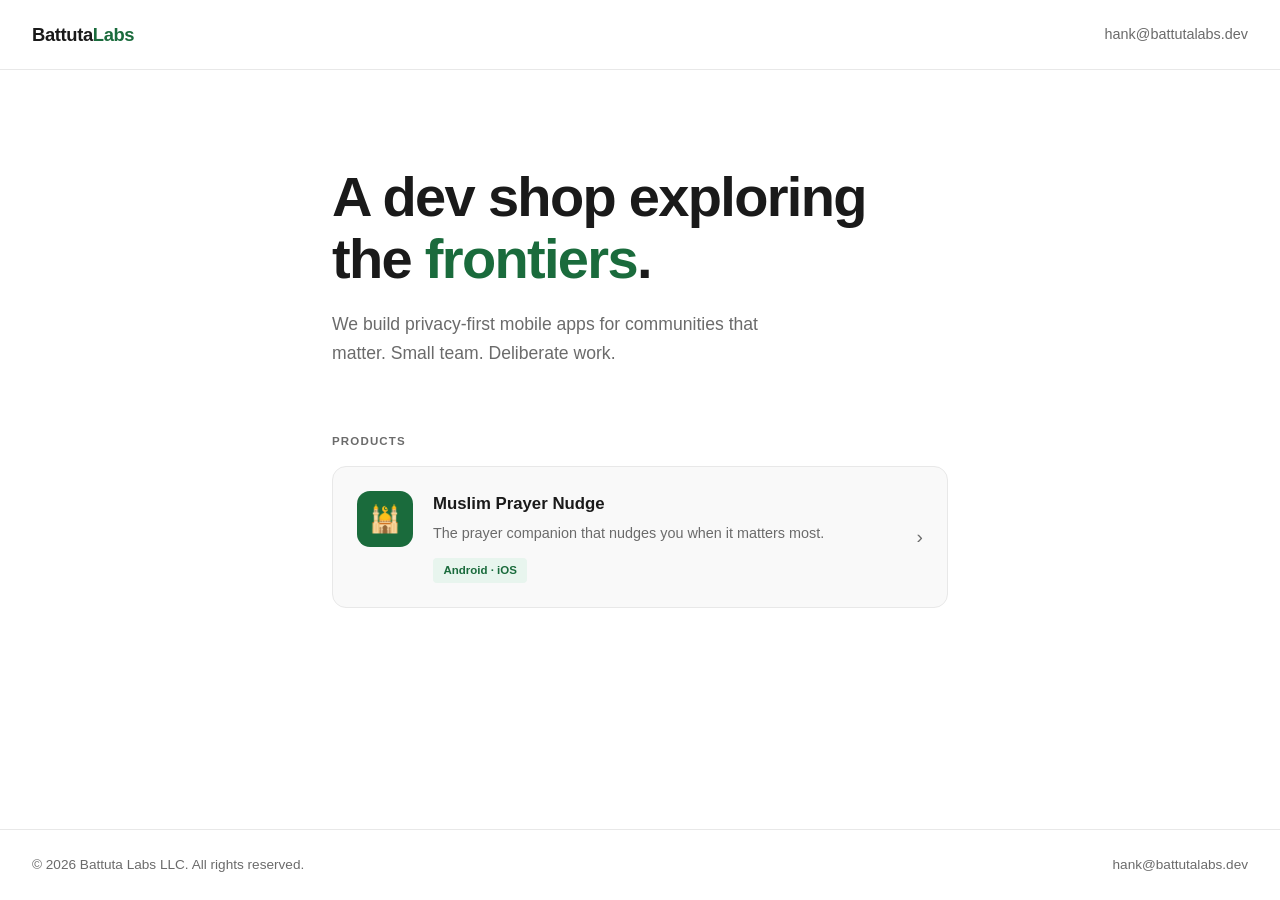
<file: index.html>
<!DOCTYPE html>
<html lang="en">
<head>
  <meta charset="UTF-8" />
  <meta name="viewport" content="width=device-width, initial-scale=1.0" />
  <title>Battuta Labs</title>
  <meta name="description" content="Battuta Labs — a dev shop exploring the frontiers. Privacy-first mobile apps for communities that matter." />
  <!-- Paste Google Search Console verification meta tag here -->
  <link rel="stylesheet" href="style.css" />
  <style>
    body { min-height: 100vh; display: flex; flex-direction: column; }

    main { flex: 1; }

    /* Hero */
    .hero {
      max-width: 680px;
      margin: 0 auto;
      padding: 6rem 2rem 4rem;
    }

    .hero h1 {
      font-size: clamp(2.4rem, 6vw, 3.5rem);
      font-weight: 800;
      letter-spacing: -0.03em;
      line-height: 1.1;
      margin-bottom: 1.25rem;
    }

    .hero h1 em {
      font-style: normal;
      color: var(--accent);
    }

    .hero p {
      font-size: 1.1rem;
      color: var(--muted);
      max-width: 440px;
      line-height: 1.65;
    }

    /* Products */
    .products {
      max-width: 680px;
      margin: 0 auto;
      padding: 0 2rem 6rem;
    }

    .product-card {
      display: flex;
      align-items: flex-start;
      gap: 1.25rem;
      padding: 1.5rem;
      background: var(--card);
      border: 1px solid var(--border);
      border-radius: 14px;
      text-decoration: none;
      color: inherit;
      transition: border-color 0.15s, box-shadow 0.15s;
    }

    .product-card:hover {
      border-color: var(--accent);
      box-shadow: 0 4px 20px rgba(26,107,60,0.08);
    }

    .product-icon {
      width: 56px;
      height: 56px;
      border-radius: 13px;
      background: var(--accent);
      display: flex;
      align-items: center;
      justify-content: center;
      font-size: 1.6rem;
      flex-shrink: 0;
    }

    .product-info { flex: 1; }

    .product-info h2 {
      font-size: 1.05rem;
      font-weight: 700;
      margin-bottom: 0.3rem;
    }

    .product-info p {
      font-size: 0.9rem;
      color: var(--muted);
      line-height: 1.5;
      margin-bottom: 0.75rem;
    }

    .platform-tag {
      display: inline-block;
      font-size: 0.72rem;
      font-weight: 600;
      color: var(--accent);
      background: var(--accent-light);
      padding: 0.2rem 0.65rem;
      border-radius: 4px;
    }

    .arrow {
      font-size: 1.2rem;
      color: var(--muted);
      align-self: center;
      flex-shrink: 0;
    }

    @media (max-width: 520px) {
      .hero { padding: 4rem 1.25rem 3rem; }
      .products { padding: 0 1.25rem 4rem; }
    }
  </style>
</head>
<body>

  <nav class="site-nav">
    <a class="logo" href="/">Battuta<span class="labs">Labs</span></a>
    <a class="nav-link" href="mailto:hank@battutalabs.dev">hank@battutalabs.dev</a>
  </nav>

  <main>
    <section class="hero">
      <h1>A dev shop exploring<br>the <em>frontiers</em>.</h1>
      <p>We build privacy-first mobile apps for communities that matter. Small team. Deliberate work.</p>
    </section>

    <section class="products">
      <p class="section-label">Products</p>
      <a class="product-card" href="muslimprayernudge/">
        <div class="product-icon">🕌</div>
        <div class="product-info">
          <h2>Muslim Prayer Nudge</h2>
          <p>The prayer companion that nudges you when it matters most.</p>
          <span class="platform-tag">Android · iOS</span>
        </div>
        <span class="arrow">›</span>
      </a>
    </section>
  </main>

  <footer class="site-footer">
    <p>&copy; 2026 Battuta Labs LLC. All rights reserved.</p>
    <nav class="footer-links">
      <a href="mailto:hank@battutalabs.dev">hank@battutalabs.dev</a>
    </nav>
  </footer>

</body>
</html>
</file>
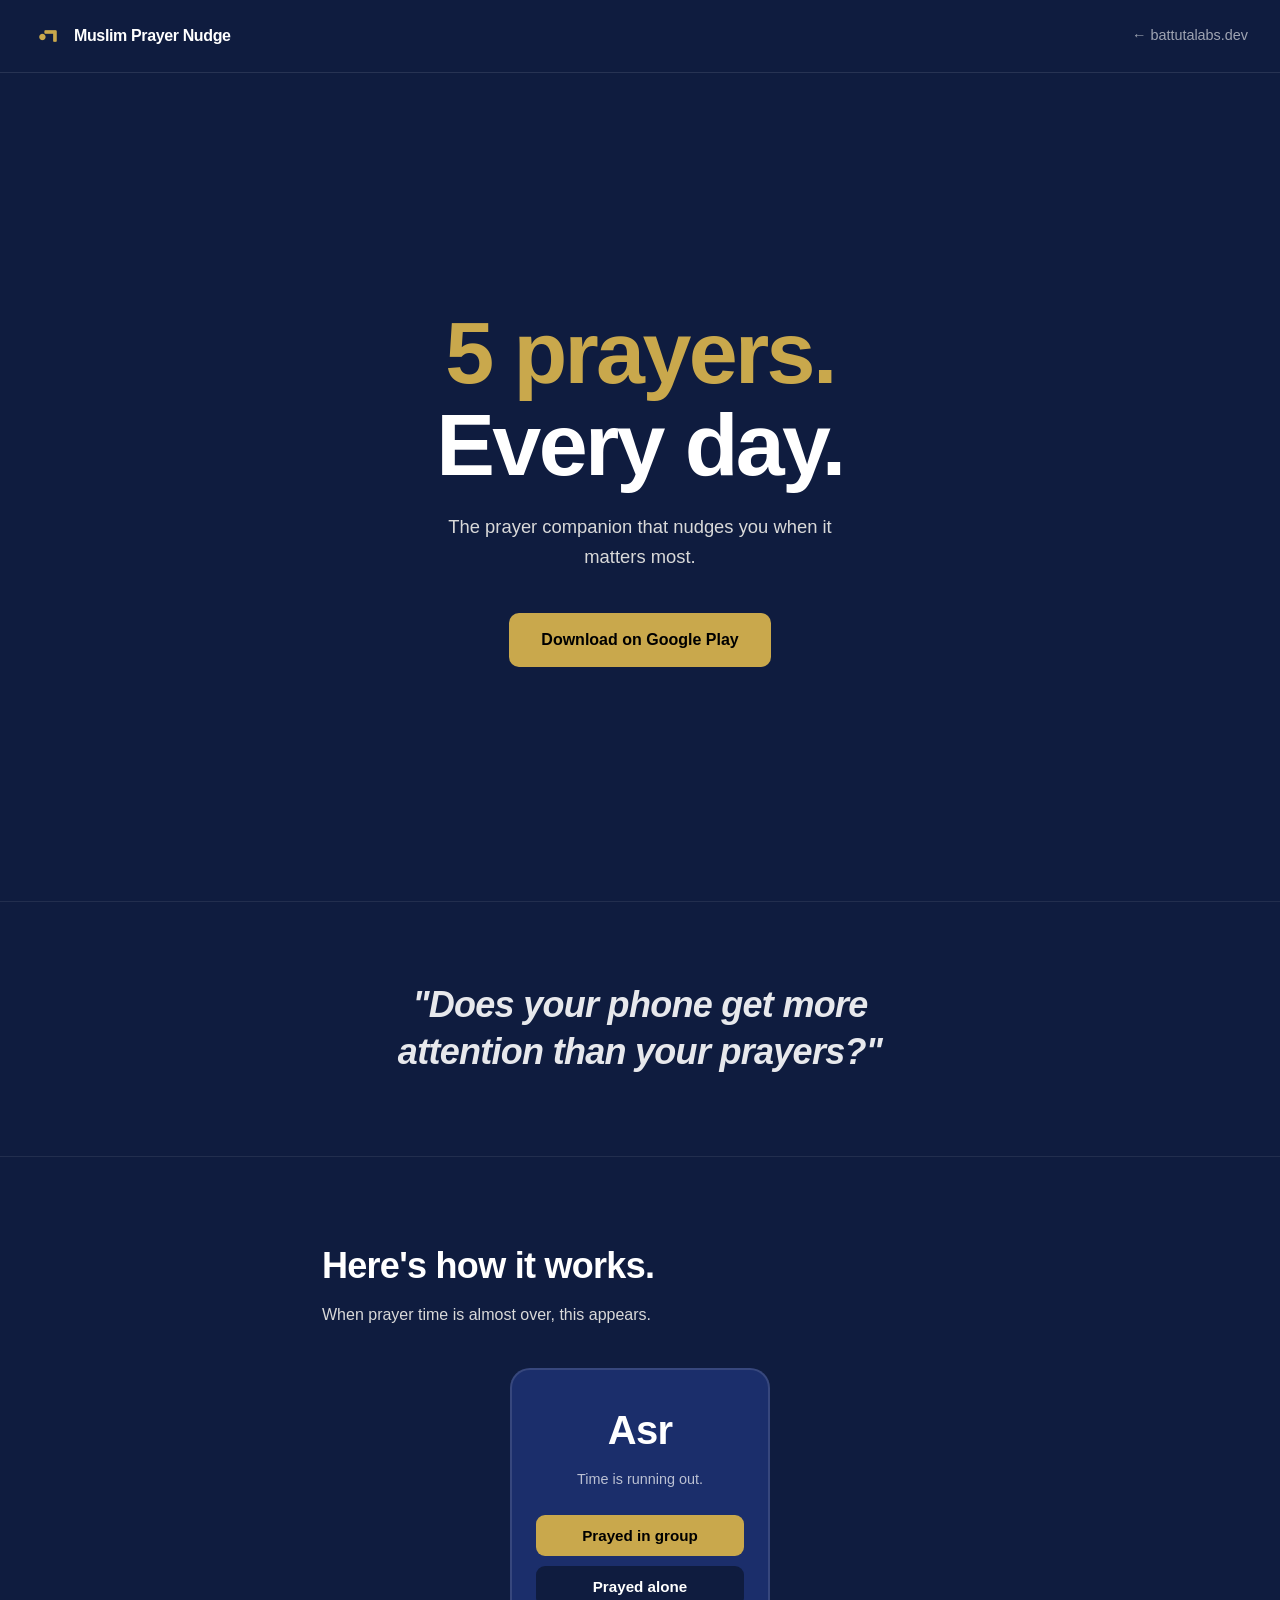
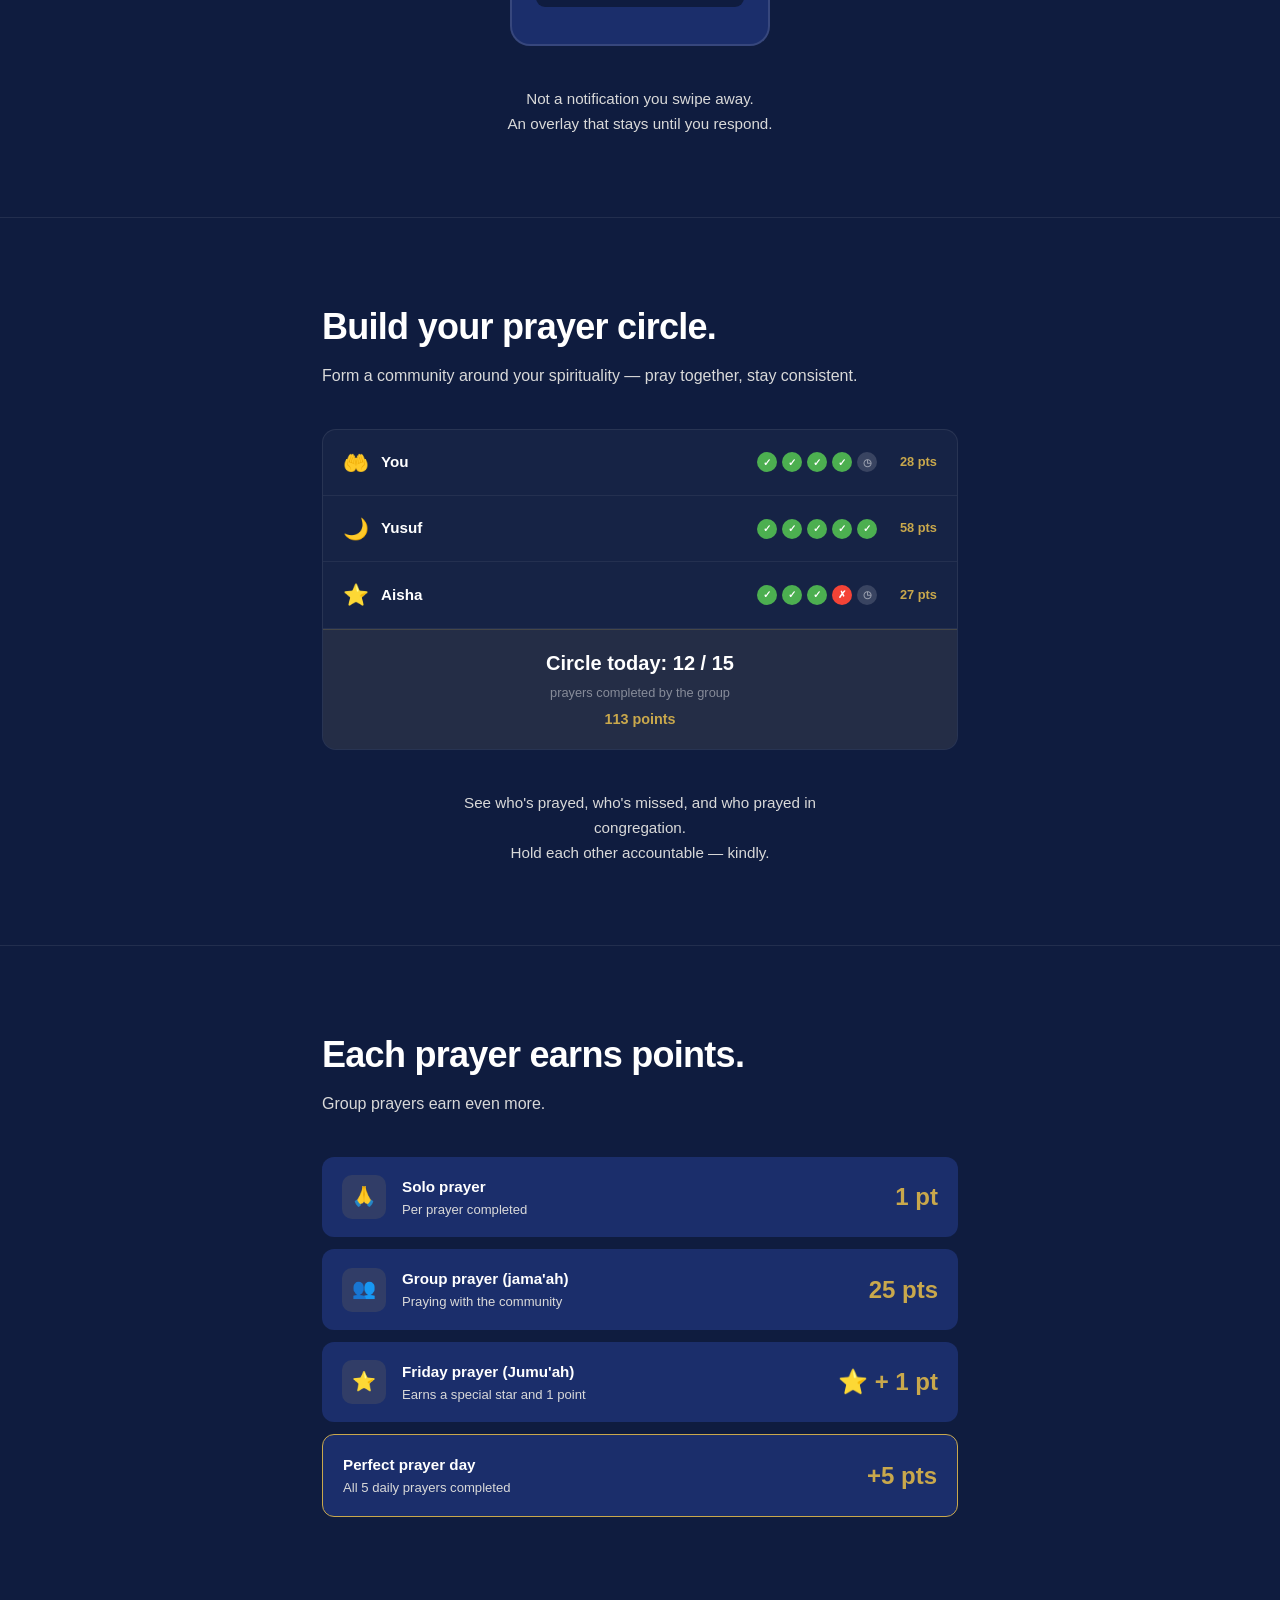
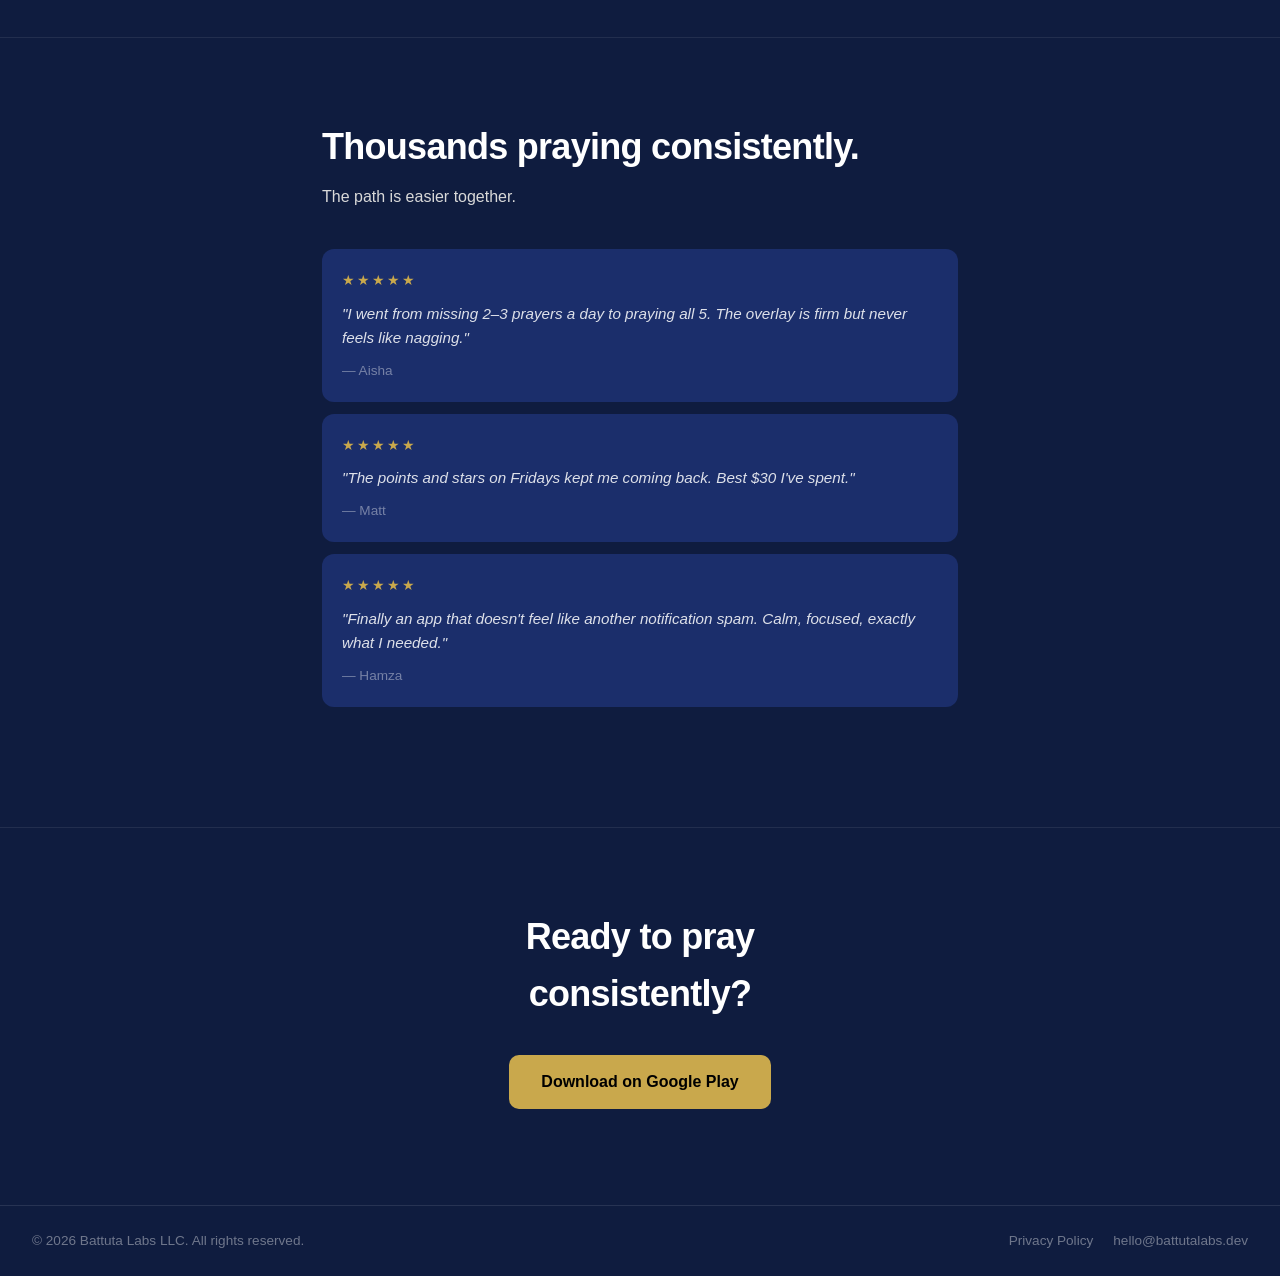
<file: muslimprayernudge/index.html>
<!DOCTYPE html>
<html lang="en">
<head>
  <meta charset="UTF-8" />
  <meta name="viewport" content="width=device-width, initial-scale=1.0" />
  <title>Muslim Prayer Nudge — Battuta Labs</title>
  <meta name="description" content="The prayer companion that nudges you when it matters most. Track your salah, build a prayer circle, earn points for consistency." />
  <link rel="stylesheet" href="../style.css" />
  <style>
    body { background: var(--app-bg); color: #fff; }

    /* ── Shared section shell ── */
    .section {
      max-width: 700px;
      margin: 0 auto;
      padding: 5rem 2rem;
    }

    .section-divider {
      border: none;
      border-top: 1px solid rgba(255,255,255,0.08);
    }

    /* ── Hero ── */
    .hero {
      min-height: 92vh;
      display: flex;
      flex-direction: column;
      align-items: center;
      justify-content: center;
      text-align: center;
      padding: 4rem 2rem;
      max-width: 700px;
      margin: 0 auto;
    }

    .hero h1 {
      font-size: clamp(3rem, 10vw, 5.5rem);
      font-weight: 800;
      letter-spacing: -0.03em;
      line-height: 1.05;
      margin-bottom: 1.25rem;
    }

    .hero h1 span { color: var(--app-gold); }

    .hero p {
      font-size: 1.15rem;
      color: var(--app-text);
      max-width: 420px;
      line-height: 1.65;
      margin-bottom: 2.5rem;
    }

    .btn-primary {
      display: inline-block;
      background: var(--app-gold);
      color: #000;
      font-size: 1rem;
      font-weight: 700;
      padding: 0.9rem 2rem;
      border-radius: 10px;
      text-decoration: none;
      transition: opacity 0.15s;
    }

    .btn-primary:hover { opacity: 0.88; }

    /* ── Problem pull-quote ── */
    .problem {
      text-align: center;
      padding: 5rem 2rem;
      max-width: 600px;
      margin: 0 auto;
    }

    .problem blockquote {
      font-size: clamp(1.5rem, 4vw, 2.25rem);
      font-weight: 700;
      font-style: italic;
      line-height: 1.3;
      letter-spacing: -0.02em;
      color: rgba(255,255,255,0.9);
    }

    /* ── Feature sections ── */
    .feature-header { margin-bottom: 2.5rem; }
    .feature-header h2 {
      font-size: clamp(1.6rem, 4vw, 2.25rem);
      font-weight: 800;
      letter-spacing: -0.02em;
      margin-bottom: 0.5rem;
    }
    .feature-header p { color: var(--app-text); font-size: 1rem; }

    /* ── Overlay mockup ── */
    .overlay-mockup-wrap {
      display: flex;
      justify-content: center;
      margin: 2.5rem 0;
    }

    .overlay-mockup {
      width: 260px;
      background: var(--app-card);
      border: 2px solid rgba(255,255,255,0.12);
      border-radius: 20px;
      padding: 1.75rem 1.5rem;
      text-align: center;
    }

    .overlay-prayer-name {
      font-size: 2.5rem;
      font-weight: 800;
      color: #fff;
      letter-spacing: -0.02em;
    }

    .overlay-subtitle {
      font-size: 0.9rem;
      color: rgba(255,255,255,0.7);
      margin: 0.4rem 0 1.5rem;
    }

    .overlay-btn {
      display: block;
      width: 100%;
      padding: 0.75rem;
      border-radius: 9px;
      font-size: 0.95rem;
      font-weight: 700;
      margin-bottom: 0.6rem;
      border: none;
      cursor: default;
    }

    .overlay-btn.gold { background: var(--app-gold); color: #000; }
    .overlay-btn.blue { background: var(--app-bg); color: #fff; }

    .feature-caption {
      text-align: center;
      color: var(--app-text);
      font-size: 0.95rem;
      line-height: 1.65;
      max-width: 420px;
      margin: 0 auto;
    }

    /* ── Circle board mockup ── */
    .circle-board {
      background: rgba(255,255,255,0.03);
      border: 1px solid rgba(255,255,255,0.08);
      border-radius: 14px;
      overflow: hidden;
      margin: 2.5rem 0;
    }

    .member-row {
      display: flex;
      align-items: center;
      gap: 0.75rem;
      padding: 1rem 1.25rem;
      border-bottom: 1px solid rgba(255,255,255,0.06);
    }

    .member-row:last-of-type { border-bottom: none; }

    .member-emoji { font-size: 1.3rem; flex-shrink: 0; }

    .member-name {
      flex: 1;
      font-weight: 600;
      font-size: 0.95rem;
    }

    .prayer-dots {
      display: flex;
      gap: 5px;
      flex-shrink: 0;
    }

    .dot {
      width: 20px;
      height: 20px;
      border-radius: 50%;
      display: flex;
      align-items: center;
      justify-content: center;
      font-size: 0.6rem;
      font-weight: 700;
    }

    .dot.prayed   { background: #4CAF50; color: #fff; }
    .dot.missed   { background: #F44336; color: #fff; }
    .dot.upcoming { background: rgba(255,255,255,0.15); color: rgba(255,255,255,0.5); }

    .member-pts {
      font-size: 0.8rem;
      color: var(--app-gold);
      font-weight: 600;
      flex-shrink: 0;
      min-width: 48px;
      text-align: right;
    }

    .circle-total {
      background: rgba(201,168,76,0.08);
      border-top: 1px solid rgba(201,168,76,0.2);
      padding: 1.1rem 1.25rem;
      text-align: center;
    }

    .circle-total strong {
      display: block;
      font-size: 1.25rem;
      font-weight: 800;
      color: #fff;
    }

    .circle-total span {
      font-size: 0.8rem;
      color: rgba(255,255,255,0.45);
    }

    .circle-total .total-pts {
      font-size: 0.9rem;
      color: var(--app-gold);
      font-weight: 600;
      margin-top: 0.2rem;
    }

    /* ── Points cards ── */
    .points-cards { display: flex; flex-direction: column; gap: 0.75rem; margin: 2.5rem 0; }

    .point-card {
      display: flex;
      align-items: center;
      gap: 1rem;
      background: var(--app-card);
      border-radius: 12px;
      padding: 1.1rem 1.25rem;
    }

    .point-card.bordered {
      border: 1.5px solid var(--app-gold);
    }

    .point-icon {
      width: 44px;
      height: 44px;
      border-radius: 10px;
      background: rgba(201,168,76,0.12);
      display: flex;
      align-items: center;
      justify-content: center;
      font-size: 1.2rem;
      flex-shrink: 0;
    }

    .point-info { flex: 1; }
    .point-info h4 { font-size: 0.95rem; font-weight: 700; color: #fff; }
    .point-info p { font-size: 0.82rem; color: var(--app-text); }

    .point-value {
      font-size: 1.5rem;
      font-weight: 800;
      color: var(--app-gold);
      flex-shrink: 0;
    }

    /* ── Social proof ── */
    .reviews { display: flex; flex-direction: column; gap: 0.75rem; margin: 2.5rem 0; }

    .review-card {
      background: var(--app-card);
      border-radius: 12px;
      padding: 1.25rem;
    }

    .stars { color: var(--app-gold); font-size: 0.9rem; letter-spacing: 2px; margin-bottom: 0.6rem; }

    .review-body {
      font-size: 0.95rem;
      font-style: italic;
      color: rgba(255,255,255,0.85);
      line-height: 1.6;
      margin-bottom: 0.6rem;
    }

    .review-author { font-size: 0.85rem; color: rgba(255,255,255,0.4); }

    /* ── Final CTA ── */
    .cta-section {
      text-align: center;
      padding: 5rem 2rem 6rem;
      max-width: 500px;
      margin: 0 auto;
    }

    .cta-section h2 {
      font-size: clamp(1.6rem, 4vw, 2.25rem);
      font-weight: 800;
      letter-spacing: -0.02em;
      margin-bottom: 2rem;
    }

    @media (max-width: 520px) {
      .section { padding: 3.5rem 1.25rem; }
      .hero { padding: 3rem 1.25rem; min-height: 80vh; }
      .overlay-mockup { width: 220px; }
      .member-row { gap: 0.5rem; }
    }
  </style>
</head>
<body>

  <nav class="site-nav dark">
    <a class="logo" href="./" style="display:flex;align-items:center;gap:10px;text-decoration:none;">
      <img src="icon.png" alt="Muslim Prayer Nudge" style="width:32px;height:32px;border-radius:8px;">
      <span style="color:#fff;font-weight:700;font-size:1rem;">Muslim Prayer Nudge</span>
    </a>
    <a class="nav-link" href="../">← battutalabs.dev</a>
  </nav>

  <!-- HERO -->
  <section class="hero">
    <h1><span>5 prayers.</span><br>Every day.</h1>
    <p>The prayer companion that nudges you when it matters most.</p>
    <a class="btn-primary" href="#">Download on Google Play</a>
  </section>

  <hr class="section-divider" />

  <!-- PROBLEM -->
  <div class="problem">
    <blockquote>"Does your phone get more attention than your prayers?"</blockquote>
  </div>

  <hr class="section-divider" />

  <!-- FEATURE 1: The Nudge -->
  <div class="section">
    <div class="feature-header">
      <h2>Here's how it works.</h2>
      <p>When prayer time is almost over, this appears.</p>
    </div>

    <div class="overlay-mockup-wrap">
      <div class="overlay-mockup">
        <div class="overlay-prayer-name">Asr</div>
        <div class="overlay-subtitle">Time is running out.</div>
        <button class="overlay-btn gold">Prayed in group</button>
        <button class="overlay-btn blue">Prayed alone</button>
      </div>
    </div>

    <p class="feature-caption">
      Not a notification you swipe away.<br>
      An overlay that stays until you respond.
    </p>
  </div>

  <hr class="section-divider" />

  <!-- FEATURE 2: Prayer Circle -->
  <div class="section">
    <div class="feature-header">
      <h2>Build your prayer circle.</h2>
      <p>Form a community around your spirituality — pray together, stay consistent.</p>
    </div>

    <div class="circle-board">
      <!-- You -->
      <div class="member-row">
        <span class="member-emoji">🤲</span>
        <span class="member-name">You</span>
        <div class="prayer-dots">
          <span class="dot prayed">✓</span>
          <span class="dot prayed">✓</span>
          <span class="dot prayed">✓</span>
          <span class="dot prayed">✓</span>
          <span class="dot upcoming">◷</span>
        </div>
        <span class="member-pts">28 pts</span>
      </div>
      <!-- Yusuf -->
      <div class="member-row">
        <span class="member-emoji">🌙</span>
        <span class="member-name">Yusuf</span>
        <div class="prayer-dots">
          <span class="dot prayed">✓</span>
          <span class="dot prayed">✓</span>
          <span class="dot prayed">✓</span>
          <span class="dot prayed">✓</span>
          <span class="dot prayed">✓</span>
        </div>
        <span class="member-pts">58 pts</span>
      </div>
      <!-- Aisha -->
      <div class="member-row">
        <span class="member-emoji">⭐</span>
        <span class="member-name">Aisha</span>
        <div class="prayer-dots">
          <span class="dot prayed">✓</span>
          <span class="dot prayed">✓</span>
          <span class="dot prayed">✓</span>
          <span class="dot missed">✗</span>
          <span class="dot upcoming">◷</span>
        </div>
        <span class="member-pts">27 pts</span>
      </div>
      <!-- Group total -->
      <div class="circle-total">
        <strong>Circle today: 12 / 15</strong>
        <span>prayers completed by the group</span>
        <div class="total-pts">113 points</div>
      </div>
    </div>

    <p class="feature-caption">
      See who's prayed, who's missed, and who prayed in congregation.<br>
      Hold each other accountable — kindly.
    </p>
  </div>

  <hr class="section-divider" />

  <!-- FEATURE 3: Points -->
  <div class="section">
    <div class="feature-header">
      <h2>Each prayer earns points.</h2>
      <p>Group prayers earn even more.</p>
    </div>

    <div class="points-cards">
      <div class="point-card">
        <div class="point-icon">🙏</div>
        <div class="point-info">
          <h4>Solo prayer</h4>
          <p>Per prayer completed</p>
        </div>
        <span class="point-value">1 pt</span>
      </div>

      <div class="point-card">
        <div class="point-icon">👥</div>
        <div class="point-info">
          <h4>Group prayer (jama'ah)</h4>
          <p>Praying with the community</p>
        </div>
        <span class="point-value">25 pts</span>
      </div>

      <div class="point-card">
        <div class="point-icon">⭐</div>
        <div class="point-info">
          <h4>Friday prayer (Jumu'ah)</h4>
          <p>Earns a special star and 1 point</p>
        </div>
        <span class="point-value">⭐ + 1 pt</span>
      </div>

      <div class="point-card bordered">
        <div class="point-info">
          <h4>Perfect prayer day</h4>
          <p>All 5 daily prayers completed</p>
        </div>
        <span class="point-value">+5 pts</span>
      </div>
    </div>
  </div>

  <hr class="section-divider" />

  <!-- SOCIAL PROOF -->
  <div class="section">
    <div class="feature-header">
      <h2>Thousands praying consistently.</h2>
      <p>The path is easier together.</p>
    </div>

    <div class="reviews">
      <div class="review-card">
        <div class="stars">★★★★★</div>
        <p class="review-body">"I went from missing 2–3 prayers a day to praying all 5. The overlay is firm but never feels like nagging."</p>
        <p class="review-author">— Aisha</p>
      </div>
      <div class="review-card">
        <div class="stars">★★★★★</div>
        <p class="review-body">"The points and stars on Fridays kept me coming back. Best $30 I've spent."</p>
        <p class="review-author">— Matt</p>
      </div>
      <div class="review-card">
        <div class="stars">★★★★★</div>
        <p class="review-body">"Finally an app that doesn't feel like another notification spam. Calm, focused, exactly what I needed."</p>
        <p class="review-author">— Hamza</p>
      </div>
    </div>
  </div>

  <hr class="section-divider" />

  <!-- FINAL CTA -->
  <div class="cta-section">
    <h2>Ready to pray consistently?</h2>
    <a class="btn-primary" href="#">Download on Google Play</a>
  </div>

  <footer class="site-footer dark">
    <p>&copy; 2026 Battuta Labs LLC. All rights reserved.</p>
    <nav class="footer-links">
      <a href="privacypolicy/">Privacy Policy</a>
      <a href="mailto:hello@battutalabs.dev">hello@battutalabs.dev</a>
    </nav>
  </footer>

</body>
</html>
</file>
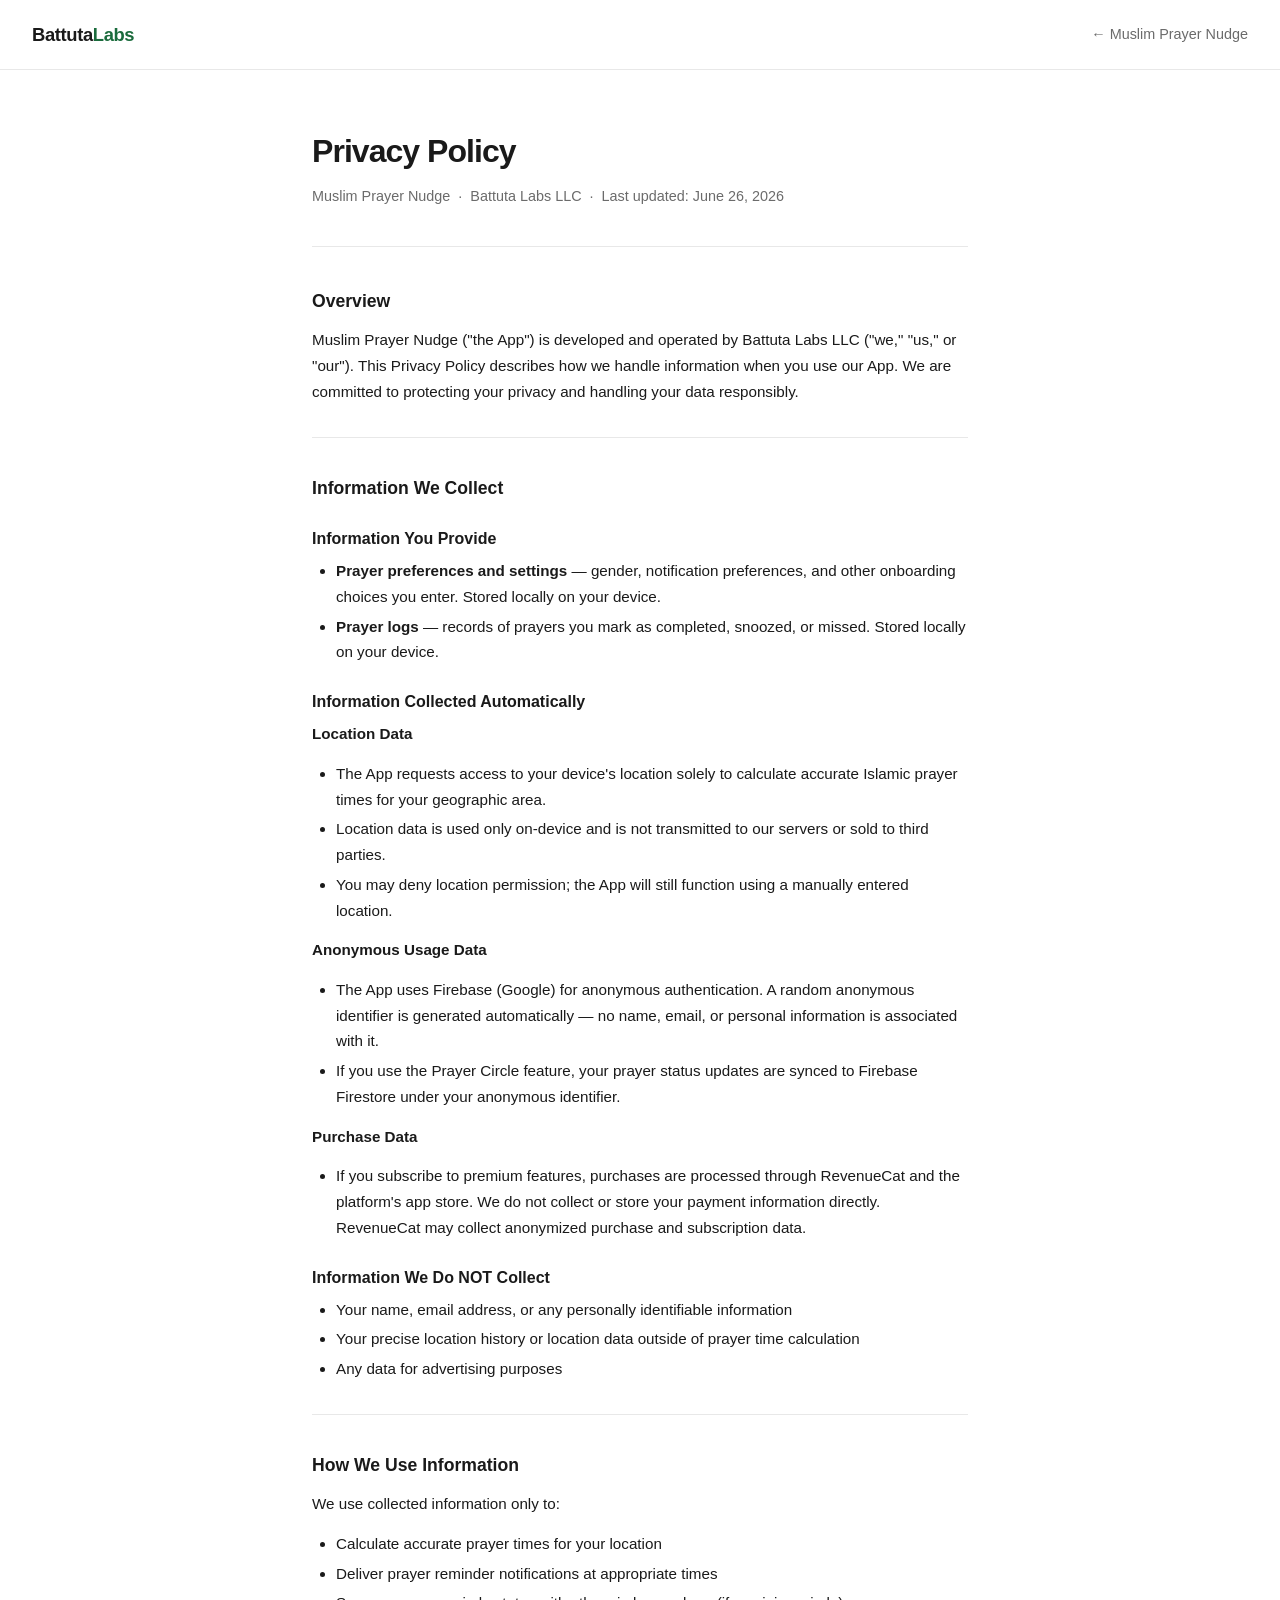
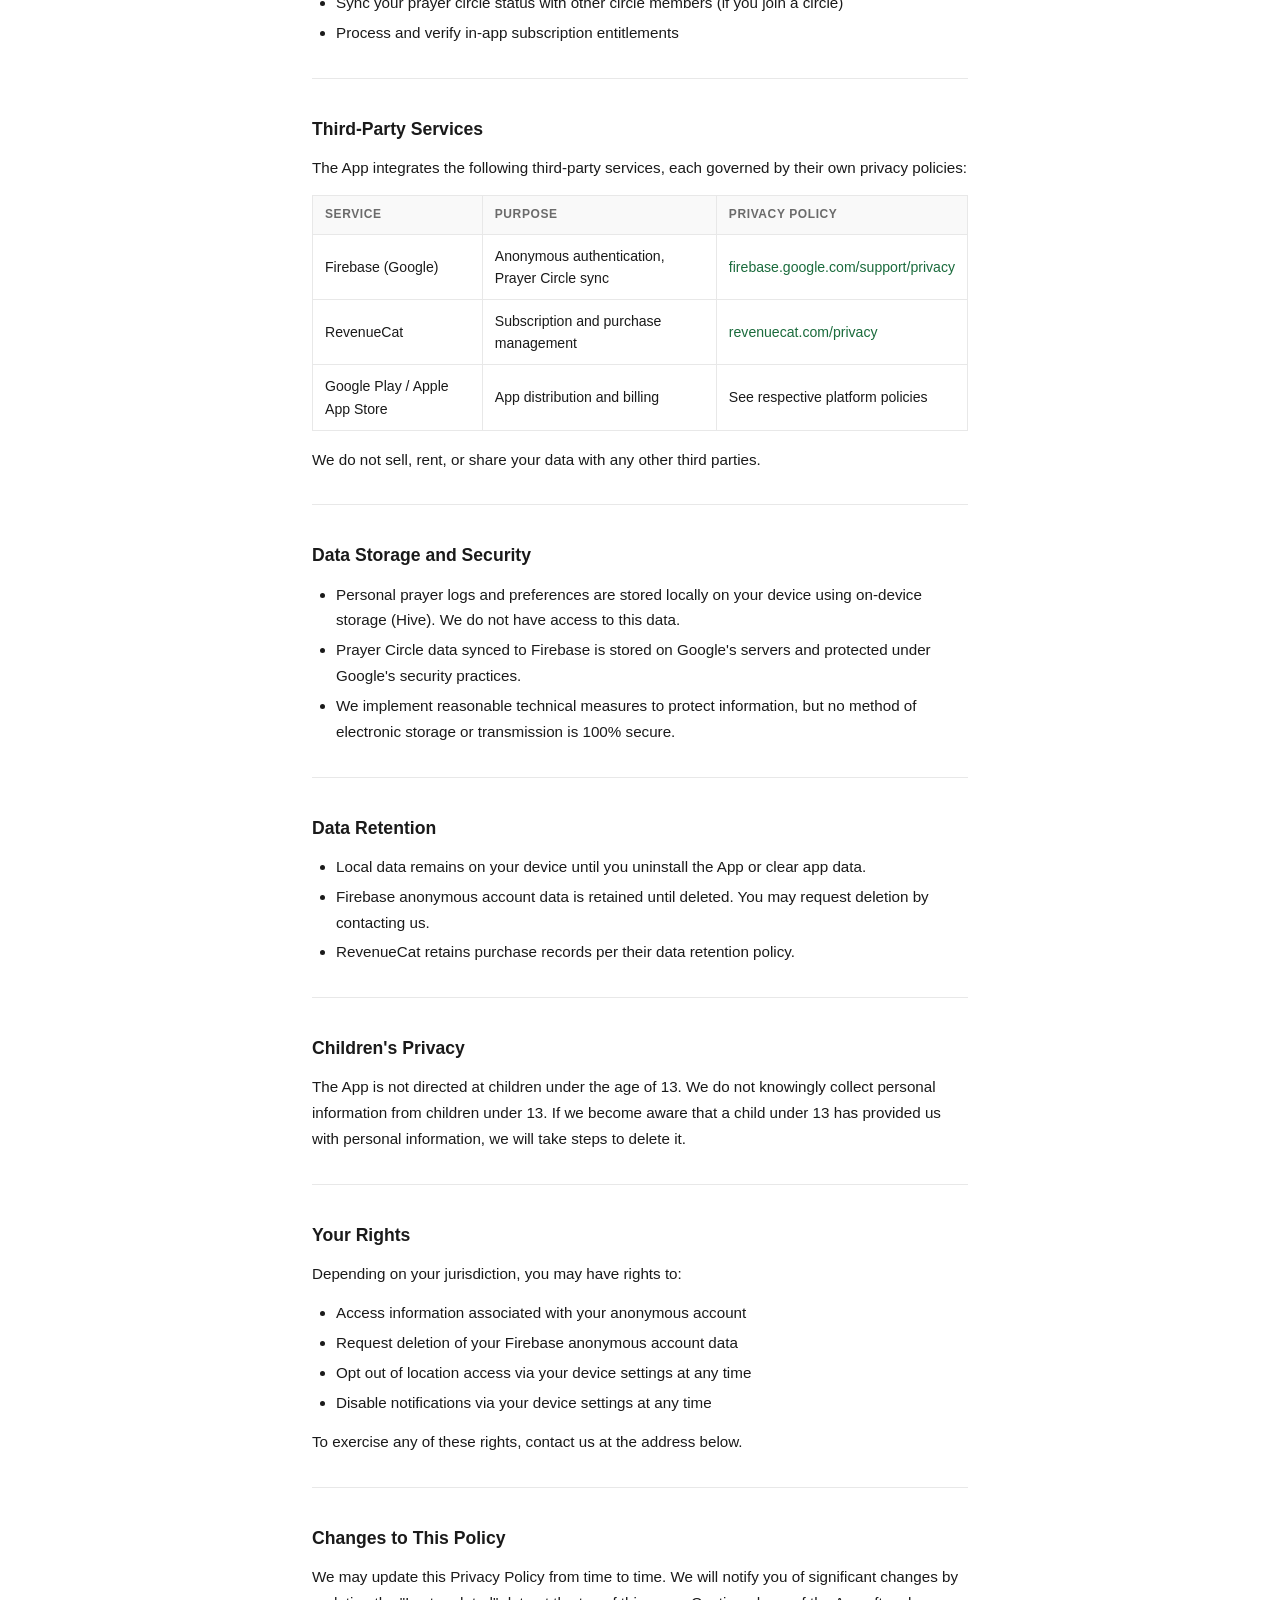
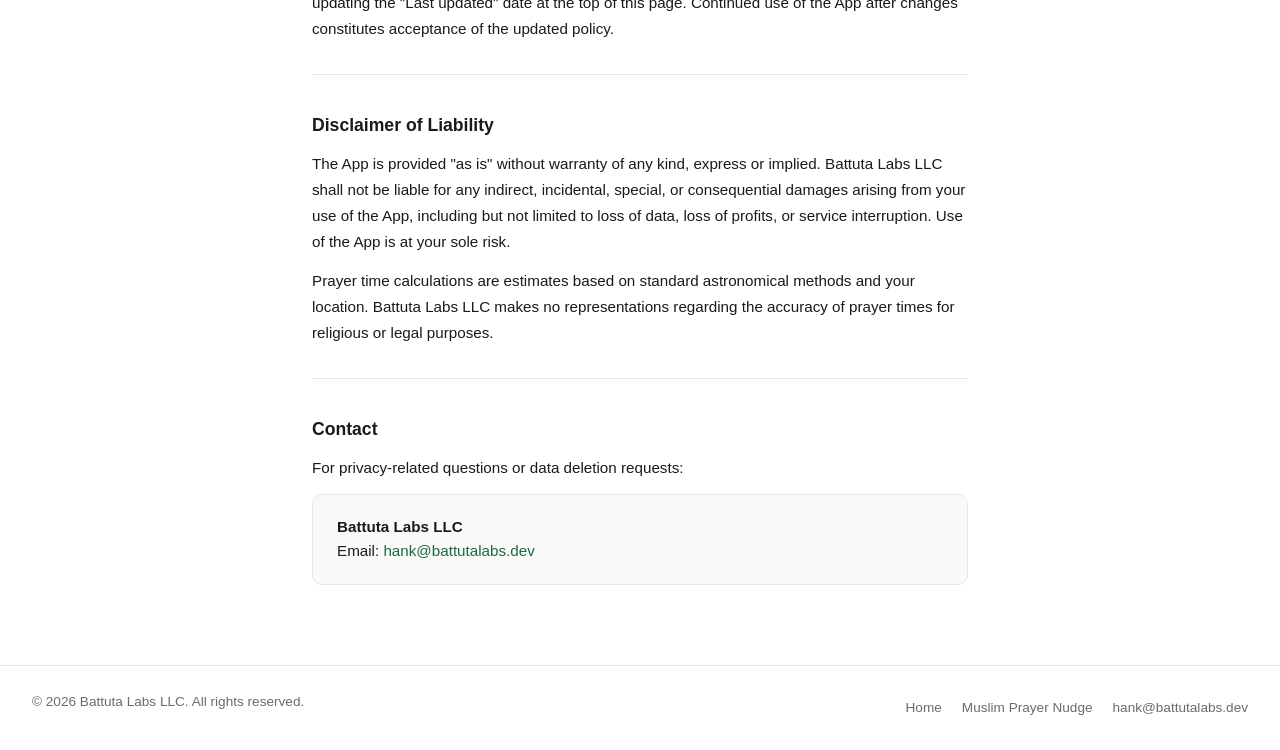
<file: muslimprayernudge/privacypolicy/index.html>
<!DOCTYPE html>
<html lang="en">
<head>
  <meta charset="UTF-8" />
  <meta name="viewport" content="width=device-width, initial-scale=1.0" />
  <title>Privacy Policy — Muslim Prayer Nudge</title>
  <meta name="description" content="Privacy Policy for Muslim Prayer Nudge by Battuta Labs LLC." />
  <link rel="stylesheet" href="../../style.css" />
  <style>
    body { min-height: 100vh; display: flex; flex-direction: column; }
    main { flex: 1; }

    .doc {
      max-width: 720px;
      margin: 0 auto;
      padding: 3.5rem 2rem 5rem;
    }

    .doc-header {
      margin-bottom: 2.5rem;
      padding-bottom: 1.5rem;
      border-bottom: 1px solid var(--border);
    }

    .doc-header h1 {
      font-size: 2rem;
      font-weight: 800;
      letter-spacing: -0.03em;
      margin-bottom: 0.4rem;
    }

    .doc-meta { font-size: 0.9rem; color: var(--muted); }

    h2 {
      font-size: 1.1rem;
      font-weight: 700;
      margin: 2.25rem 0 0.75rem;
    }

    h3 {
      font-size: 1rem;
      font-weight: 600;
      margin: 1.5rem 0 0.4rem;
    }

    p { margin-bottom: 0.85rem; color: var(--text); font-size: 0.95rem; line-height: 1.7; }

    ul {
      margin: 0.4rem 0 0.85rem 1.5rem;
      font-size: 0.95rem;
      line-height: 1.7;
      color: var(--text);
    }

    ul li { margin-bottom: 0.25rem; }

    hr { border: none; border-top: 1px solid var(--border); margin: 2rem 0; }

    table {
      width: 100%;
      border-collapse: collapse;
      font-size: 0.88rem;
      margin: 0.75rem 0 1rem;
    }

    th, td {
      text-align: left;
      padding: 0.6rem 0.75rem;
      border: 1px solid var(--border);
    }

    th {
      background: var(--card);
      font-weight: 700;
      font-size: 0.75rem;
      text-transform: uppercase;
      letter-spacing: 0.05em;
      color: var(--muted);
    }

    td a { color: var(--accent); text-decoration: none; }
    td a:hover { text-decoration: underline; }

    .contact-box {
      background: var(--card);
      border: 1px solid var(--border);
      border-radius: 10px;
      padding: 1.25rem 1.5rem;
      margin-top: 0.5rem;
      font-size: 0.95rem;
    }

    .contact-box a { color: var(--accent); text-decoration: none; }

    @media (max-width: 520px) {
      .doc { padding: 2.5rem 1.25rem 4rem; }
    }
  </style>
</head>
<body>

  <nav class="site-nav">
    <a class="logo" href="../../">Battuta<span class="labs">Labs</span></a>
    <a class="nav-link" href="../">← Muslim Prayer Nudge</a>
  </nav>

  <main>
    <div class="doc">
      <div class="doc-header">
        <h1>Privacy Policy</h1>
        <p class="doc-meta">Muslim Prayer Nudge &nbsp;·&nbsp; Battuta Labs LLC &nbsp;·&nbsp; Last updated: June 26, 2026</p>
      </div>

      <h2>Overview</h2>
      <p>Muslim Prayer Nudge ("the App") is developed and operated by Battuta Labs LLC ("we," "us," or "our"). This Privacy Policy describes how we handle information when you use our App. We are committed to protecting your privacy and handling your data responsibly.</p>

      <hr>

      <h2>Information We Collect</h2>

      <h3>Information You Provide</h3>
      <ul>
        <li><strong>Prayer preferences and settings</strong> — gender, notification preferences, and other onboarding choices you enter. Stored locally on your device.</li>
        <li><strong>Prayer logs</strong> — records of prayers you mark as completed, snoozed, or missed. Stored locally on your device.</li>
      </ul>

      <h3>Information Collected Automatically</h3>

      <p><strong>Location Data</strong></p>
      <ul>
        <li>The App requests access to your device's location solely to calculate accurate Islamic prayer times for your geographic area.</li>
        <li>Location data is used only on-device and is not transmitted to our servers or sold to third parties.</li>
        <li>You may deny location permission; the App will still function using a manually entered location.</li>
      </ul>

      <p><strong>Anonymous Usage Data</strong></p>
      <ul>
        <li>The App uses Firebase (Google) for anonymous authentication. A random anonymous identifier is generated automatically — no name, email, or personal information is associated with it.</li>
        <li>If you use the Prayer Circle feature, your prayer status updates are synced to Firebase Firestore under your anonymous identifier.</li>
      </ul>

      <p><strong>Purchase Data</strong></p>
      <ul>
        <li>If you subscribe to premium features, purchases are processed through RevenueCat and the platform's app store. We do not collect or store your payment information directly. RevenueCat may collect anonymized purchase and subscription data.</li>
      </ul>

      <h3>Information We Do NOT Collect</h3>
      <ul>
        <li>Your name, email address, or any personally identifiable information</li>
        <li>Your precise location history or location data outside of prayer time calculation</li>
        <li>Any data for advertising purposes</li>
      </ul>

      <hr>

      <h2>How We Use Information</h2>
      <p>We use collected information only to:</p>
      <ul>
        <li>Calculate accurate prayer times for your location</li>
        <li>Deliver prayer reminder notifications at appropriate times</li>
        <li>Sync your prayer circle status with other circle members (if you join a circle)</li>
        <li>Process and verify in-app subscription entitlements</li>
      </ul>

      <hr>

      <h2>Third-Party Services</h2>
      <p>The App integrates the following third-party services, each governed by their own privacy policies:</p>
      <table>
        <thead>
          <tr><th>Service</th><th>Purpose</th><th>Privacy Policy</th></tr>
        </thead>
        <tbody>
          <tr>
            <td>Firebase (Google)</td>
            <td>Anonymous authentication, Prayer Circle sync</td>
            <td><a href="https://firebase.google.com/support/privacy" target="_blank" rel="noopener">firebase.google.com/support/privacy</a></td>
          </tr>
          <tr>
            <td>RevenueCat</td>
            <td>Subscription and purchase management</td>
            <td><a href="https://www.revenuecat.com/privacy" target="_blank" rel="noopener">revenuecat.com/privacy</a></td>
          </tr>
          <tr>
            <td>Google Play / Apple App Store</td>
            <td>App distribution and billing</td>
            <td>See respective platform policies</td>
          </tr>
        </tbody>
      </table>
      <p>We do not sell, rent, or share your data with any other third parties.</p>

      <hr>

      <h2>Data Storage and Security</h2>
      <ul>
        <li>Personal prayer logs and preferences are stored locally on your device using on-device storage (Hive). We do not have access to this data.</li>
        <li>Prayer Circle data synced to Firebase is stored on Google's servers and protected under Google's security practices.</li>
        <li>We implement reasonable technical measures to protect information, but no method of electronic storage or transmission is 100% secure.</li>
      </ul>

      <hr>

      <h2>Data Retention</h2>
      <ul>
        <li>Local data remains on your device until you uninstall the App or clear app data.</li>
        <li>Firebase anonymous account data is retained until deleted. You may request deletion by contacting us.</li>
        <li>RevenueCat retains purchase records per their data retention policy.</li>
      </ul>

      <hr>

      <h2>Children's Privacy</h2>
      <p>The App is not directed at children under the age of 13. We do not knowingly collect personal information from children under 13. If we become aware that a child under 13 has provided us with personal information, we will take steps to delete it.</p>

      <hr>

      <h2>Your Rights</h2>
      <p>Depending on your jurisdiction, you may have rights to:</p>
      <ul>
        <li>Access information associated with your anonymous account</li>
        <li>Request deletion of your Firebase anonymous account data</li>
        <li>Opt out of location access via your device settings at any time</li>
        <li>Disable notifications via your device settings at any time</li>
      </ul>
      <p>To exercise any of these rights, contact us at the address below.</p>

      <hr>

      <h2>Changes to This Policy</h2>
      <p>We may update this Privacy Policy from time to time. We will notify you of significant changes by updating the "Last updated" date at the top of this page. Continued use of the App after changes constitutes acceptance of the updated policy.</p>

      <hr>

      <h2>Disclaimer of Liability</h2>
      <p>The App is provided "as is" without warranty of any kind, express or implied. Battuta Labs LLC shall not be liable for any indirect, incidental, special, or consequential damages arising from your use of the App, including but not limited to loss of data, loss of profits, or service interruption. Use of the App is at your sole risk.</p>
      <p>Prayer time calculations are estimates based on standard astronomical methods and your location. Battuta Labs LLC makes no representations regarding the accuracy of prayer times for religious or legal purposes.</p>

      <hr>

      <h2>Contact</h2>
      <p>For privacy-related questions or data deletion requests:</p>
      <div class="contact-box">
        <strong>Battuta Labs LLC</strong><br>
        Email: <a href="mailto:hank@battutalabs.dev">hank@battutalabs.dev</a>
      </div>
    </div>
  </main>

  <footer class="site-footer">
    <p>&copy; 2026 Battuta Labs LLC. All rights reserved.</p>
    <nav class="footer-links">
      <a href="../../">Home</a>
      <a href="../">Muslim Prayer Nudge</a>
      <a href="mailto:hank@battutalabs.dev">hank@battutalabs.dev</a>
    </nav>
  </footer>

</body>
</html>
</file>
<file: style.css>
*, *::before, *::after { box-sizing: border-box; margin: 0; padding: 0; }

:root {
  --bg: #ffffff;
  --text: #1a1a1a;
  --muted: #6b6b6b;
  --accent: #1a6b3c;
  --accent-light: #e8f5ee;
  --border: #e8e8e8;
  --card: #f9f9f9;

  --app-bg: #0F1C3F;
  --app-card: #1B2E6B;
  --app-gold: #C9A84C;
  --app-text: #D9D9D9;
}

body {
  font-family: -apple-system, BlinkMacSystemFont, "Segoe UI", Roboto, Helvetica, Arial, sans-serif;
  line-height: 1.6;
  color: var(--text);
  background: var(--bg);
}

/* ── Nav ── */
.site-nav {
  padding: 1.25rem 2rem;
  border-bottom: 1px solid var(--border);
  display: flex;
  align-items: center;
  justify-content: space-between;
}

.site-nav.dark {
  border-bottom-color: rgba(255,255,255,0.1);
  background: var(--app-bg);
}

.logo {
  font-size: 1.15rem;
  font-weight: 700;
  color: var(--text);
  text-decoration: none;
  letter-spacing: -0.02em;
}

.logo .labs { color: var(--accent); }

.site-nav.dark .logo { color: #fff; }
.site-nav.dark .logo .labs { color: var(--app-gold); }

.nav-link {
  font-size: 0.9rem;
  color: var(--muted);
  text-decoration: none;
}

.nav-link:hover { color: var(--text); }
.site-nav.dark .nav-link { color: rgba(255,255,255,0.6); }
.site-nav.dark .nav-link:hover { color: #fff; }

/* ── Footer ── */
.site-footer {
  border-top: 1px solid var(--border);
  padding: 1.5rem 2rem;
  display: flex;
  justify-content: space-between;
  align-items: center;
  flex-wrap: wrap;
  gap: 0.75rem;
}

.site-footer.dark {
  border-top-color: rgba(255,255,255,0.1);
  background: var(--app-bg);
}

.site-footer p {
  font-size: 0.85rem;
  color: var(--muted);
}

.site-footer.dark p { color: rgba(255,255,255,0.4); }

.footer-links { display: flex; gap: 1.25rem; }

.footer-links a {
  font-size: 0.85rem;
  color: var(--muted);
  text-decoration: none;
}

.footer-links a:hover { color: var(--text); }
.site-footer.dark .footer-links a { color: rgba(255,255,255,0.4); }
.site-footer.dark .footer-links a:hover { color: #fff; }

/* ── Utilities ── */
.section-label {
  font-size: 0.72rem;
  font-weight: 700;
  letter-spacing: 0.1em;
  text-transform: uppercase;
  color: var(--muted);
  margin-bottom: 1rem;
}

@media (max-width: 520px) {
  .site-nav, .site-footer { padding: 1rem 1.25rem; }
  .site-footer { flex-direction: column; text-align: center; }
  .footer-links { justify-content: center; }
}
</file>
